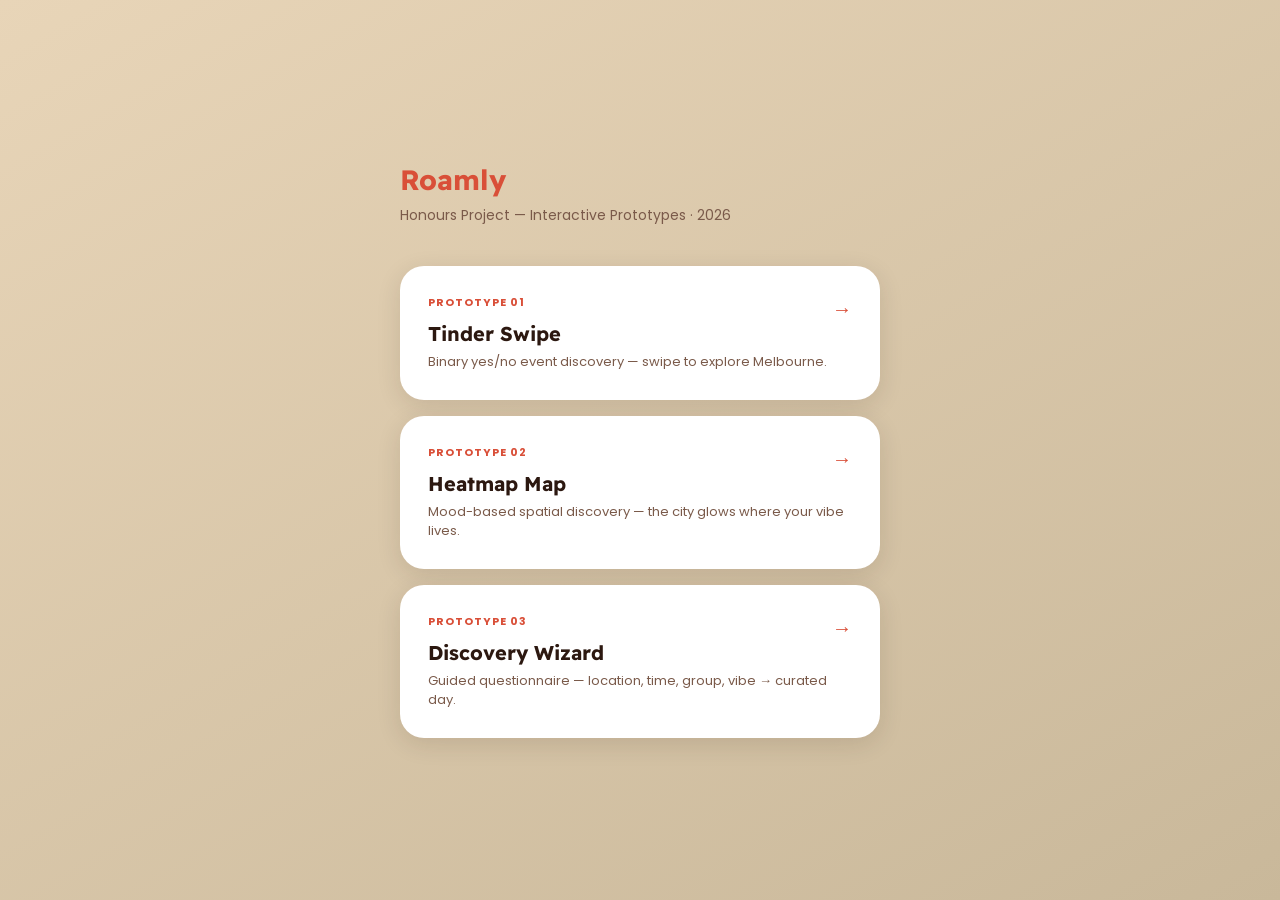
<file: index.html>
<!DOCTYPE html>
<html lang="en">
<head>
  <meta charset="UTF-8">
  <meta name="viewport" content="width=device-width, initial-scale=1.0">
  <title>Roamly — Honours Prototypes</title>
  <link href="https://fonts.googleapis.com/css2?family=Readex+Pro:wght@400;600;700&family=Poppins:wght@400;500&display=swap" rel="stylesheet">
  <style>
    :root { --terracotta:#D94F38; --cream:#F8EDD8; --dark:#2C1810; --mid:#7A5A4A; }
    * { box-sizing:border-box; margin:0; padding:0; }
    body { min-height:100vh; background:linear-gradient(150deg,#E8D5B8,#C9B89A); font-family:'Poppins',sans-serif; display:flex; align-items:center; justify-content:center; padding:40px 24px; }
    .container { max-width:480px; width:100%; }
    .wordmark { font-family:'Readex Pro',sans-serif; font-weight:700; font-size:28px; color:var(--terracotta); display:block; margin-bottom:8px; }
    .subtitle { font-size:14px; color:var(--mid); margin-bottom:40px; }
    .cards { display:flex; flex-direction:column; gap:16px; }
    .card { background:#fff; border-radius:24px; padding:28px; text-decoration:none; display:block; box-shadow:0 6px 24px rgba(44,24,16,0.12); transition:transform 0.15s ease; }
    .card:hover { transform:translateY(-3px); }
    .card-num { font-size:11px; font-weight:700; text-transform:uppercase; letter-spacing:1px; color:var(--terracotta); margin-bottom:10px; }
    .card-title { font-family:'Readex Pro',sans-serif; font-size:20px; font-weight:700; color:var(--dark); margin-bottom:6px; }
    .card-desc { font-size:13px; color:var(--mid); line-height:1.5; }
    .card-arrow { float:right; font-size:20px; color:var(--terracotta); }
  </style>
</head>
<body>
  <div class="container">
    <span class="wordmark">Roamly</span>
    <p class="subtitle">Honours Project — Interactive Prototypes · 2026</p>
    <div class="cards">
      <a class="card" href="tinder/Index.html">
        <span class="card-arrow">→</span>
        <p class="card-num">Prototype 01</p>
        <p class="card-title">Tinder Swipe</p>
        <p class="card-desc">Binary yes/no event discovery — swipe to explore Melbourne.</p>
      </a>
      <a class="card" href="map/index.html">
        <span class="card-arrow">→</span>
        <p class="card-num">Prototype 02</p>
        <p class="card-title">Heatmap Map</p>
        <p class="card-desc">Mood-based spatial discovery — the city glows where your vibe lives.</p>
      </a>
      <a class="card" href="discovery/index.html">
        <span class="card-arrow">→</span>
        <p class="card-num">Prototype 03</p>
        <p class="card-title">Discovery Wizard</p>
        <p class="card-desc">Guided questionnaire — location, time, group, vibe → curated day.</p>
      </a>
    </div>
  </div>
</body>
</html>
</file>
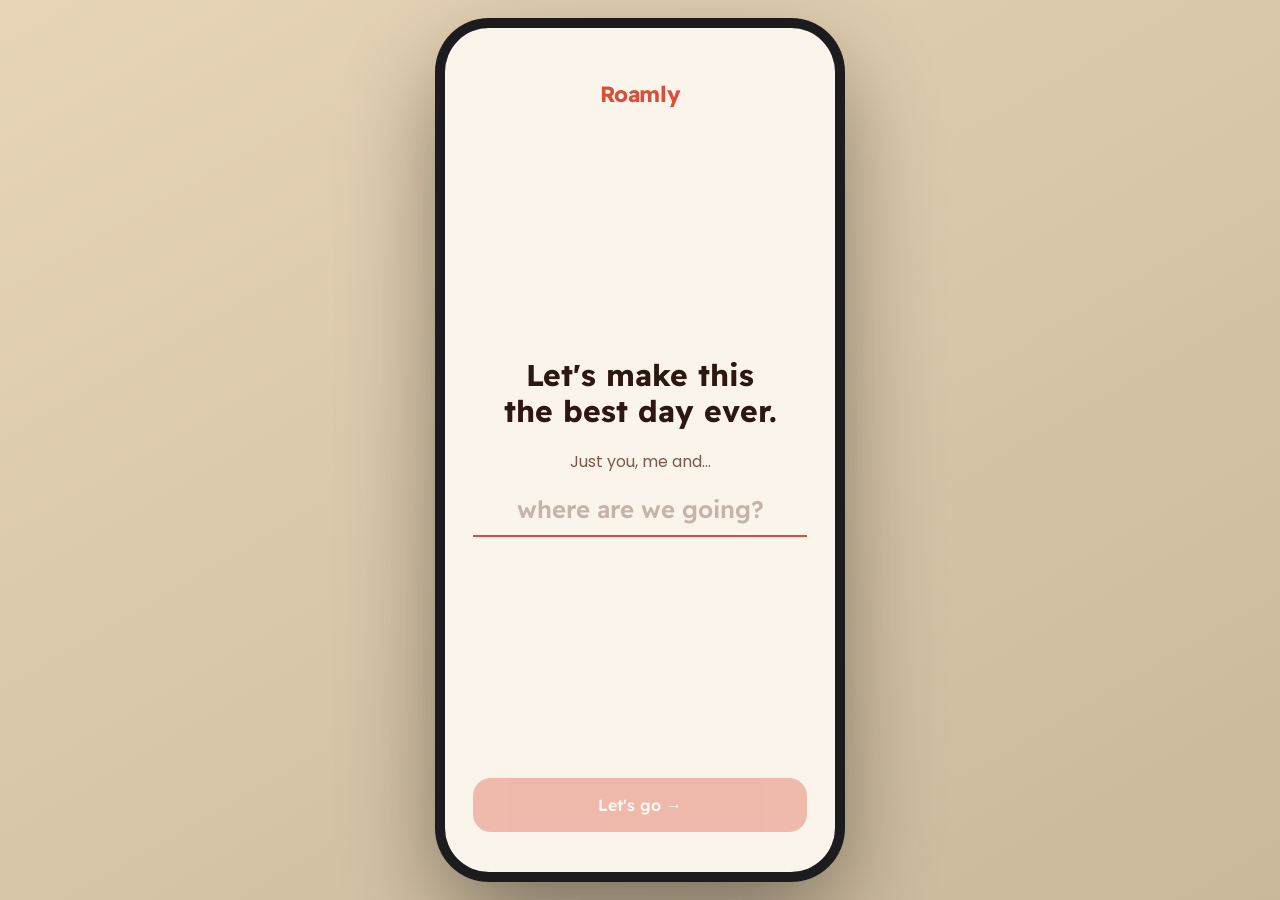
<file: discovery/index.html>
<!DOCTYPE html>
<html lang="en">
<head>
  <meta charset="UTF-8">
  <meta name="viewport" content="width=device-width, initial-scale=1.0, user-scalable=no">
  <title>Roamly — Discovery</title>
  <link href="https://fonts.googleapis.com/css2?family=Readex+Pro:wght@300;400;600;700&family=Poppins:wght@400;500;600&display=swap" rel="stylesheet">
  <link rel="stylesheet" href="style.css">
</head>
<body>
<div class="app-shell">

  <!-- ══════ SCREEN 1 — LANDING ══════ -->
  <div id="screen-landing" class="screen active">
    <div class="screen-inner centered">
      <span class="wordmark">Roamly</span>
      <div class="landing-content">
        <h1 class="landing-title">Let's make this<br>the best day ever.</h1>
        <p class="landing-sub">Just you, me and...</p>
        <div class="location-input-wrap">
          <input id="location-input" class="location-input" type="text"
                 placeholder="where are we going?" autocomplete="off" spellcheck="false">
        </div>
      </div>
      <button class="btn-next" id="btn-landing-next" disabled>Let's go →</button>
    </div>
  </div>

  <!-- ══════ SCREEN 2 — LOCATION CONFIRM ══════ -->
  <div id="screen-location" class="screen">
    <div class="screen-inner">
      <span class="wordmark">Roamly</span>
      <div class="confirm-copy">
        <p class="confirm-text">Fantastic! We're going to</p>
        <h2 class="confirm-place" id="confirm-place">Melbourne</h2>
      </div>
      <div class="collage" id="collage">
        <div class="collage-img large"  style="background-image:url('https://picsum.photos/seed/melb1/400/300')"></div>
        <div class="collage-img"        style="background-image:url('https://picsum.photos/seed/melb2/200/200')"></div>
        <div class="collage-img"        style="background-image:url('https://picsum.photos/seed/melb3/200/200')"></div>
        <div class="collage-img wide"   style="background-image:url('https://picsum.photos/seed/melb4/400/200')"></div>
        <div class="collage-img"        style="background-image:url('https://picsum.photos/seed/melb5/200/200')"></div>
      </div>
      <button class="btn-next" id="btn-location-next">Next →</button>
    </div>
  </div>

  <!-- ══════ SCREEN 3 — TIME PICKER ══════ -->
  <div id="screen-time" class="screen">
    <div class="screen-inner centered">
      <span class="wordmark">Roamly</span>
      <div class="question-copy">
        <h2 class="question-title">Let's kick it off at...</h2>
      </div>
      <div class="drum-wrap">
        <div class="drum-col">
          <button class="drum-btn" id="hr-up">▲</button>
          <div class="drum-display" id="hr-display">11</div>
          <button class="drum-btn" id="hr-down">▼</button>
        </div>
        <div class="drum-sep">:</div>
        <div class="drum-col">
          <button class="drum-btn" id="min-up">▲</button>
          <div class="drum-display" id="min-display">30</div>
          <button class="drum-btn" id="min-down">▼</button>
        </div>
        <div class="drum-col ampm-col">
          <button class="drum-btn" id="ampm-toggle">▲</button>
          <div class="drum-display ampm-display" id="ampm-display">AM</div>
          <button class="drum-btn" id="ampm-down-btn">▼</button>
        </div>
      </div>
      <button class="btn-next" id="btn-time-next">Next →</button>
    </div>
  </div>

  <!-- ══════ SCREEN 4 — WHO'S COMING ══════ -->
  <div id="screen-group" class="screen">
    <div class="screen-inner">
      <span class="wordmark">Roamly</span>
      <div class="question-copy">
        <p class="question-affirm" id="time-affirm">Perfect time!</p>
        <h2 class="question-title">Who's coming with?</h2>
      </div>
      <div class="group-grid">
        <button class="group-card" data-group="solo">
          <span class="group-icon">🧍</span>
          <span class="group-label">Solo</span>
        </button>
        <button class="group-card" data-group="duo">
          <span class="group-icon">👫</span>
          <span class="group-label">Duo</span>
        </button>
        <button class="group-card" data-group="family">
          <span class="group-icon">👨‍👩‍👧‍👦</span>
          <span class="group-label">Family</span>
        </button>
        <button class="group-card" data-group="group">
          <span class="group-icon">🎉</span>
          <span class="group-label">Big Group</span>
        </button>
      </div>
      <button class="btn-next" id="btn-group-next" disabled>Next →</button>
    </div>
  </div>

  <!-- ══════ SCREEN 5 — EMOTION / VIBE ══════ -->
  <div id="screen-emotion" class="screen">
    <div class="screen-inner centered">
      <span class="wordmark">Roamly</span>
      <div class="question-copy">
        <p class="question-affirm" id="group-affirm">I like your style!</p>
        <h2 class="question-title">Are you feeling...</h2>
      </div>
      <div class="vibe-row">
        <button class="vibe-card" data-vibe="zen">
          <span class="vibe-icon">🌿</span>
          <span class="vibe-label">Zen</span>
          <span class="vibe-sub">calm & easy</span>
        </button>
        <button class="vibe-card" data-vibe="mid">
          <span class="vibe-icon">✨</span>
          <span class="vibe-label">Mid</span>
          <span class="vibe-sub">bit of everything</span>
        </button>
        <button class="vibe-card" data-vibe="wild">
          <span class="vibe-icon">🔥</span>
          <span class="vibe-label">Wild</span>
          <span class="vibe-sub">full send</span>
        </button>
      </div>
      <button class="btn-next" id="btn-emotion-next" disabled>Next →</button>
    </div>
  </div>

  <!-- ══════ SCREEN 6 — CONFIRMATION ══════ -->
  <div id="screen-confirmation" class="screen">
    <div class="screen-inner centered">
      <span class="wordmark">Roamly</span>
      <div class="confirm-narrative">
        <p class="narrative-text" id="narrative-text">
          Woo-Hoo! We're headed into <span class="highlight" id="n-location">Melbourne</span>
          at <span class="highlight" id="n-time">11:30 AM</span>. Make sure
          <span class="highlight" id="n-group">you</span>
          is ready to go — full <span class="highlight" id="n-vibe">zen</span> mode.
        </p>
      </div>
      <button class="btn-next" id="btn-confirm-next">Find my day →</button>
    </div>
  </div>

  <!-- ══════ SCREEN 7 — LOADING ══════ -->
  <div id="screen-loading" class="screen">
    <div class="loading-bg" id="loading-bg"></div>
    <div class="loading-overlay"></div>
    <div class="loading-content">
      <span class="wordmark light">Roamly</span>
      <div class="typing-bubble">
        <span class="typing-dot"></span>
        <span class="typing-dot"></span>
        <span class="typing-dot"></span>
      </div>
      <p class="loading-text">Finding your perfect day...</p>
    </div>
  </div>

  <!-- ══════ SCREEN 8 — SUGGESTIONS ══════ -->
  <div id="screen-suggestions" class="screen">
    <div class="screen-inner">
      <span class="wordmark">Roamly</span>
      <h2 class="suggestions-title">Here we go...</h2>
      <div class="suggestions-list" id="suggestions-list">
        <!-- Cards generated by JS -->
      </div>
    </div>
  </div>

  <!-- ══════ SCREEN 9 — EXPANDED ══════ -->
  <div id="screen-expanded" class="screen">
    <button class="back-btn" id="btn-back-expanded">←</button>
    <div class="expanded-image" id="expanded-image"></div>
    <div class="expanded-content">
      <h2 class="expanded-name" id="expanded-name">The Corner Hotel</h2>
      <p class="expanded-meta" id="expanded-meta">Richmond · 4pm – Late</p>
      <p class="expanded-desc" id="expanded-desc">Melbourne's best mid-size live music venue.</p>

      <p class="sheet-question">Which day of your trip?</p>
      <div class="day-row" id="day-row-expanded"></div>

      <div class="expanded-actions">
        <button class="btn-save" id="btn-save-spot">Save to trip ✓</button>
        <button class="btn-map" id="btn-show-map">Show on map →</button>
      </div>
    </div>
  </div>

  <!-- ══════ SCREEN 10 — SAVED ══════ -->
  <div id="screen-saved" class="screen">
    <div class="screen-inner centered">
      <span class="wordmark">Roamly</span>
      <div class="saved-content">
        <div class="saved-tick">✓</div>
        <h2 class="saved-title">Saved to your<br><span class="highlight" id="saved-day">Saturday</span></h2>
        <div class="saved-image" id="saved-image"></div>
        <button class="btn-share">Share with your crew 🔗</button>
      </div>
      <button class="btn-next ghost" id="btn-go-again">Go again? →</button>
    </div>
  </div>

</div><!-- end .app-shell -->

<script src="script.js"></script>
</body>
</html>
</file>
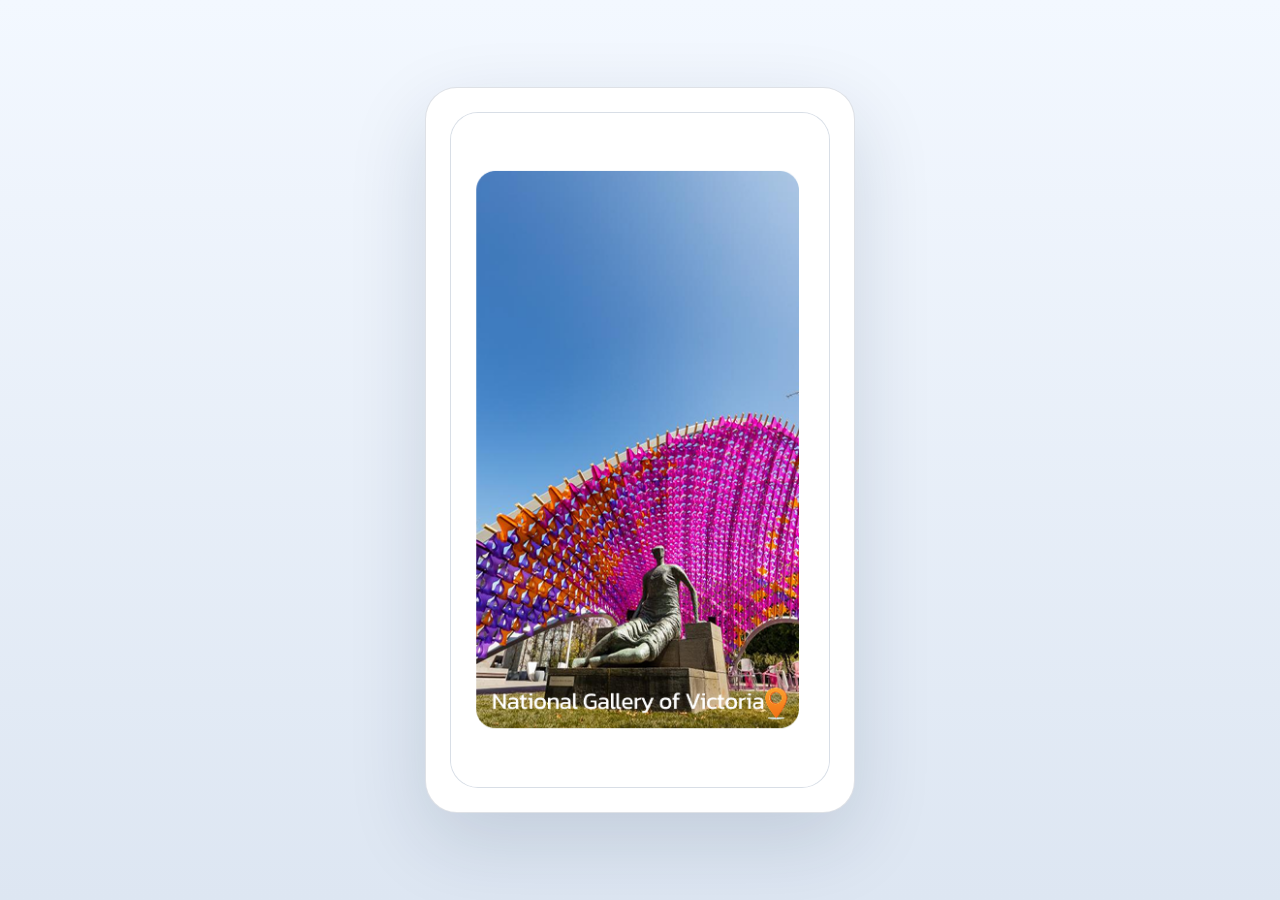
<file: tinder/Index.html>
<!DOCTYPE html>
<html lang="en">
<head>
  <meta charset="UTF-8">
  <meta name="viewport" content="width=device-width, initial-scale=1.0">
  <title>Travel Event Discovery</title>
  <link rel="stylesheet" href="style.css">
</head>
<body>
  <!-- Main app container simulating a mobile phone -->
  <div class="app-shell">
    <!-- Main screen area -->
    <main class="screen">
      <!-- Card frame for displaying event images -->
      <div class="card-frame" id="cardFrame">
        <img id="eventImage" class="card-image" alt="Travel event" src="assets/Wireframes/Event 1.png.png">
        <!-- Overlay for swipe feedback animations -->
        <div class="swipe-overlay" id="swipeOverlay">
          <img id="overlayImage" alt="Swipe feedback">
        </div>
      </div>

      <!-- Invisible tap zones for left (no) and right (yes) -->
      <div class="tap-zones">
        <button class="tap-zone left-zone" id="noZone" aria-label="No"></button>
        <button class="tap-zone right-zone" id="yesZone" aria-label="Yes"></button>
      </div>
    </main>
  </div>

  <script src="script.js"></script>
</body>
</html>
</file>
<file: discovery/style.css>
/* ═══════════════════════════════════════════
   ROAMLY — DISCOVERY PROTOTYPE  ·  style.css
   ═══════════════════════════════════════════ */

:root {
  --terracotta: #D94F38;
  --cream:      #F8EDD8;
  --orange:     #E88035;
  --brown:      #9E5230;
  --dark:       #2C1810;
  --mid:        #7A5A4A;
  --light:      #FAF4EA;
  --surface:    #FFFFFF;
  --shadow:     rgba(44, 24, 16, 0.10);
}

*, *::before, *::after { box-sizing: border-box; margin: 0; padding: 0; }
button { border: none; background: none; cursor: pointer; font-family: inherit; }

body {
  min-height: 100dvh;
  display: flex;
  align-items: center;
  justify-content: center;
  background: linear-gradient(150deg, #E8D5B8 0%, #C9B89A 100%);
  font-family: 'Poppins', system-ui, sans-serif;
  color: var(--dark);
  -webkit-font-smoothing: antialiased;
}

/* ── APP SHELL ──────────────────────────────── */
.app-shell {
  position: relative;
  width:  min(390px, 100vw);
  height: min(844px, 100dvh);
  background: var(--light);
  border-radius: 44px;
  box-shadow: 0 0 0 10px #1C1C1E, 0 40px 100px rgba(0,0,0,0.45);
  overflow: hidden;
}

/* ── SCREENS ────────────────────────────────── */
.screen {
  position: absolute;
  inset: 0;
  overflow: hidden;
  opacity: 0;
  pointer-events: none;
  transform: translateX(48px);
  transition: opacity 0.30s ease, transform 0.30s ease;
}
.screen.active {
  opacity: 1;
  pointer-events: all;
  transform: translateX(0);
}
.screen.slide-out {
  opacity: 0;
  transform: translateX(-48px);
}

/* ── SCREEN INNER ───────────────────────────── */
.screen-inner {
  display: flex;
  flex-direction: column;
  height: 100%;
  padding: 52px 28px 40px;
  overflow-y: auto;
  scrollbar-width: none;
}
.screen-inner::-webkit-scrollbar { display: none; }
.screen-inner.centered { align-items: center; justify-content: space-between; text-align: center; }

/* ── WORDMARK ───────────────────────────────── */
.wordmark {
  font-family: 'Readex Pro', sans-serif;
  font-weight: 700;
  font-size: 22px;
  color: var(--terracotta);
  letter-spacing: -0.4px;
  flex-shrink: 0;
  display: block;
  margin-bottom: 8px;
}
.wordmark.light { color: #fff; }

/* ── NEXT BUTTON ────────────────────────────── */
.btn-next {
  width: 100%;
  padding: 17px;
  background: var(--terracotta);
  color: #fff;
  font-family: 'Readex Pro', sans-serif;
  font-size: 16px;
  font-weight: 600;
  border-radius: 18px;
  margin-top: auto;
  transition: transform 0.14s ease, opacity 0.2s ease;
  flex-shrink: 0;
}
.btn-next:disabled { opacity: 0.35; pointer-events: none; }
.btn-next:active   { transform: scale(0.97); }
.btn-next.ghost {
  background: transparent;
  color: var(--terracotta);
  border: 2px solid var(--terracotta);
  margin-top: 12px;
}

/* ═══════════════════════════════════════════
   SCREEN 1 — LANDING
   ═══════════════════════════════════════════ */
.landing-content {
  flex: 1;
  display: flex;
  flex-direction: column;
  align-items: center;
  justify-content: center;
  gap: 20px;
  width: 100%;
}

.landing-title {
  font-family: 'Readex Pro', sans-serif;
  font-size: 30px;
  font-weight: 700;
  line-height: 1.2;
  color: var(--dark);
}

.landing-sub {
  font-size: 16px;
  color: var(--mid);
}

.location-input-wrap {
  width: 100%;
  border-bottom: 2.5px solid var(--terracotta);
  padding-bottom: 10px;
}

.location-input {
  width: 100%;
  background: none;
  border: none;
  outline: none;
  font-family: 'Readex Pro', sans-serif;
  font-size: 24px;
  font-weight: 600;
  color: var(--dark);
  text-align: center;
  caret-color: var(--terracotta);
}
.location-input::placeholder { color: #C5B5A8; }

/* ═══════════════════════════════════════════
   SCREEN 2 — LOCATION CONFIRM
   ═══════════════════════════════════════════ */
.confirm-copy { padding: 16px 0 20px; }

.confirm-text {
  font-size: 15px;
  color: var(--mid);
  margin-bottom: 4px;
}

.confirm-place {
  font-family: 'Readex Pro', sans-serif;
  font-size: 32px;
  font-weight: 700;
  color: var(--dark);
}

/* Photo collage grid */
.collage {
  display: grid;
  grid-template-columns: 2fr 1fr 1fr;
  grid-template-rows: 160px 120px;
  gap: 6px;
  border-radius: 20px;
  overflow: hidden;
  flex-shrink: 0;
}

.collage-img {
  background-size: cover;
  background-position: center;
}

.collage-img.large {
  grid-row: 1 / 3;
}

.collage-img.wide {
  grid-column: 2 / 4;
}

/* ═══════════════════════════════════════════
   SCREEN 3 — TIME PICKER
   ═══════════════════════════════════════════ */
.question-copy {
  width: 100%;
  text-align: center;
  padding: 16px 0 32px;
}

.question-affirm {
  font-size: 15px;
  color: var(--terracotta);
  font-weight: 600;
  margin-bottom: 8px;
}

.question-title {
  font-family: 'Readex Pro', sans-serif;
  font-size: 26px;
  font-weight: 700;
  color: var(--dark);
  line-height: 1.2;
}

/* Drum roll picker */
.drum-wrap {
  display: flex;
  align-items: center;
  gap: 8px;
  margin: 8px 0 32px;
}

.drum-col {
  display: flex;
  flex-direction: column;
  align-items: center;
  gap: 8px;
}

.drum-btn {
  width: 40px;
  height: 40px;
  font-size: 16px;
  color: var(--mid);
  border-radius: 10px;
  background: var(--surface);
  box-shadow: 0 2px 8px var(--shadow);
  transition: transform 0.12s ease;
  display: flex;
  align-items: center;
  justify-content: center;
}
.drum-btn:active { transform: scale(0.90); }

.drum-display {
  width: 90px;
  height: 90px;
  background: var(--surface);
  border-radius: 20px;
  box-shadow: 0 4px 20px var(--shadow);
  display: flex;
  align-items: center;
  justify-content: center;
  font-family: 'Readex Pro', sans-serif;
  font-size: 42px;
  font-weight: 700;
  color: var(--dark);
  transition: transform 0.12s ease;
}

.drum-display.bump { transform: scale(1.08); }

.ampm-col .drum-display.ampm-display {
  font-size: 22px;
  width: 70px;
}
.ampm-col .drum-btn { width: 70px; }

.drum-sep {
  font-family: 'Readex Pro', sans-serif;
  font-size: 42px;
  font-weight: 700;
  color: var(--mid);
  padding-bottom: 12px;
}

/* ═══════════════════════════════════════════
   SCREEN 4 — GROUP PICKER
   ═══════════════════════════════════════════ */
.group-grid {
  display: grid;
  grid-template-columns: 1fr 1fr;
  gap: 14px;
  margin: 8px 0 24px;
}

.group-card {
  aspect-ratio: 1;
  background: var(--surface);
  border: 2.5px solid #E8E0D5;
  border-radius: 22px;
  display: flex;
  flex-direction: column;
  align-items: center;
  justify-content: center;
  gap: 10px;
  box-shadow: 0 3px 12px var(--shadow);
  transition: all 0.16s ease;
}
.group-card.selected {
  border-color: var(--terracotta);
  background: #FFF4F2;
  transform: scale(1.03);
}
.group-card:active { transform: scale(0.95); }

.group-icon  { font-size: 40px; line-height: 1; }
.group-label {
  font-family: 'Readex Pro', sans-serif;
  font-size: 15px;
  font-weight: 600;
  color: var(--dark);
}

/* ═══════════════════════════════════════════
   SCREEN 5 — EMOTION / VIBE
   ═══════════════════════════════════════════ */
.vibe-row {
  display: flex;
  gap: 12px;
  width: 100%;
  margin: 8px 0 32px;
}

.vibe-card {
  flex: 1;
  aspect-ratio: 0.85;
  border-radius: 20px;
  display: flex;
  flex-direction: column;
  align-items: center;
  justify-content: center;
  gap: 8px;
  border: 2.5px solid #E8E0D5;
  background: var(--surface);
  box-shadow: 0 3px 12px var(--shadow);
  transition: all 0.16s ease;
}
.vibe-card.selected {
  transform: scale(1.04);
}
.vibe-card[data-vibe="zen"].selected  { border-color: #3A7D44; background: #F0FBF0; }
.vibe-card[data-vibe="mid"].selected  { border-color: var(--orange); background: #FFF8EE; }
.vibe-card[data-vibe="wild"].selected { border-color: var(--terracotta); background: #FFF2F0; }
.vibe-card:active { transform: scale(0.95); }

.vibe-icon  { font-size: 34px; line-height: 1; }
.vibe-label {
  font-family: 'Readex Pro', sans-serif;
  font-size: 16px;
  font-weight: 700;
  color: var(--dark);
}
.vibe-sub   { font-size: 10px; color: var(--mid); }

/* ═══════════════════════════════════════════
   SCREEN 6 — CONFIRMATION
   ═══════════════════════════════════════════ */
.confirm-narrative {
  flex: 1;
  display: flex;
  align-items: center;
  justify-content: center;
  padding: 24px 0;
}

.narrative-text {
  font-family: 'Readex Pro', sans-serif;
  font-size: 24px;
  font-weight: 400;
  line-height: 1.55;
  color: var(--dark);
  text-align: center;
}

.highlight {
  color: var(--terracotta);
  font-weight: 700;
}

/* ═══════════════════════════════════════════
   SCREEN 7 — LOADING
   ═══════════════════════════════════════════ */
#screen-loading { background: #111; }

.loading-bg {
  position: absolute;
  inset: 0;
  background-size: cover;
  background-position: center;
  transition: opacity 0.8s ease;
  opacity: 0.7;
}

.loading-overlay {
  position: absolute;
  inset: 0;
  background: linear-gradient(to top, rgba(0,0,0,0.75) 0%, rgba(0,0,0,0.2) 100%);
}

.loading-content {
  position: absolute;
  inset: 0;
  display: flex;
  flex-direction: column;
  align-items: center;
  justify-content: flex-end;
  padding: 52px 32px 80px;
  gap: 20px;
  z-index: 2;
}

.loading-text {
  color: rgba(255,255,255,0.85);
  font-size: 15px;
  font-weight: 500;
}

/* Typing dots animation */
.typing-bubble {
  background: rgba(255,255,255,0.15);
  backdrop-filter: blur(10px);
  border-radius: 20px;
  padding: 14px 22px;
  display: flex;
  gap: 8px;
  align-items: center;
}

.typing-dot {
  width: 10px;
  height: 10px;
  border-radius: 50%;
  background: #fff;
  animation: typingBounce 1.2s ease-in-out infinite;
}
.typing-dot:nth-child(2) { animation-delay: 0.2s; }
.typing-dot:nth-child(3) { animation-delay: 0.4s; }

@keyframes typingBounce {
  0%, 60%, 100% { transform: translateY(0); opacity: 0.5; }
  30%           { transform: translateY(-8px); opacity: 1; }
}

/* ═══════════════════════════════════════════
   SCREEN 8 — SUGGESTIONS
   ═══════════════════════════════════════════ */
.suggestions-title {
  font-family: 'Readex Pro', sans-serif;
  font-size: 26px;
  font-weight: 700;
  color: var(--dark);
  padding: 16px 0 20px;
}

.suggestions-list {
  display: flex;
  flex-direction: column;
  gap: 14px;
  flex: 1;
  overflow-y: auto;
  padding-bottom: 24px;
  scrollbar-width: none;
}
.suggestions-list::-webkit-scrollbar { display: none; }

.suggestion-card {
  border-radius: 20px;
  overflow: hidden;
  background: var(--surface);
  box-shadow: 0 4px 16px var(--shadow);
  cursor: pointer;
  transition: transform 0.15s ease;
  border: none;
  text-align: left;
  width: 100%;
}
.suggestion-card:active { transform: scale(0.98); }

.sug-image {
  width: 100%;
  height: 130px;
  background-size: cover;
  background-position: center;
}

.sug-body {
  padding: 14px 16px;
}

.sug-name {
  font-family: 'Readex Pro', sans-serif;
  font-size: 17px;
  font-weight: 700;
  color: var(--dark);
  margin-bottom: 4px;
}

.sug-meta {
  font-size: 12px;
  color: var(--mid);
}

/* ═══════════════════════════════════════════
   SCREEN 9 — EXPANDED
   ═══════════════════════════════════════════ */
.back-btn {
  position: absolute;
  top: 52px;
  left: 20px;
  z-index: 10;
  width: 40px;
  height: 40px;
  border-radius: 50%;
  background: rgba(255,255,255,0.9);
  backdrop-filter: blur(8px);
  font-size: 18px;
  display: flex;
  align-items: center;
  justify-content: center;
  box-shadow: 0 2px 10px rgba(0,0,0,0.15);
  color: var(--dark);
}

.expanded-image {
  width: 100%;
  height: 260px;
  background-size: cover;
  background-position: center;
  flex-shrink: 0;
}

.expanded-content {
  padding: 24px 24px 40px;
  overflow-y: auto;
  scrollbar-width: none;
  flex: 1;
}
.expanded-content::-webkit-scrollbar { display: none; }

.expanded-name {
  font-family: 'Readex Pro', sans-serif;
  font-size: 24px;
  font-weight: 700;
  color: var(--dark);
  margin-bottom: 6px;
}

.expanded-meta {
  font-size: 13px;
  color: var(--mid);
  margin-bottom: 14px;
}

.expanded-desc {
  font-size: 14px;
  line-height: 1.6;
  color: var(--dark);
  margin-bottom: 24px;
}

.sheet-question {
  font-size: 11px;
  font-weight: 600;
  color: var(--mid);
  text-transform: uppercase;
  letter-spacing: 1px;
  margin-bottom: 12px;
}

/* Day chips */
.day-row {
  display: flex;
  gap: 8px;
  overflow-x: auto;
  padding-bottom: 4px;
  margin-bottom: 24px;
  scrollbar-width: none;
}
.day-row::-webkit-scrollbar { display: none; }

.day-chip {
  flex-shrink: 0;
  display: flex;
  flex-direction: column;
  align-items: center;
  padding: 10px 12px;
  border-radius: 14px;
  border: 2px solid #E8E0D5;
  background: #FAFAFA;
  cursor: pointer;
  gap: 3px;
  transition: all 0.14s ease;
}
.day-chip.selected {
  border-color: var(--terracotta);
  background: var(--terracotta);
}
.chip-day  { font-size: 9px; font-weight: 700; text-transform: uppercase; letter-spacing: 0.6px; color: var(--mid); }
.chip-date { font-family: 'Readex Pro', sans-serif; font-size: 19px; font-weight: 700; color: var(--dark); }
.day-chip.selected .chip-day  { color: rgba(255,255,255,0.8); }
.day-chip.selected .chip-date { color: #fff; }

.expanded-actions {
  display: flex;
  flex-direction: column;
  gap: 12px;
}

.btn-save {
  width: 100%;
  padding: 16px;
  background: var(--terracotta);
  color: #fff;
  font-family: 'Readex Pro', sans-serif;
  font-size: 16px;
  font-weight: 600;
  border-radius: 16px;
  transition: transform 0.14s ease, background 0.2s ease;
}
.btn-save:active  { transform: scale(0.97); }
.btn-save.saved   { background: #3A7D44; }

.btn-map {
  width: 100%;
  padding: 14px;
  background: transparent;
  color: var(--terracotta);
  font-family: 'Readex Pro', sans-serif;
  font-size: 15px;
  font-weight: 600;
  border-radius: 16px;
  border: 2px solid var(--terracotta);
  transition: transform 0.14s ease;
}
.btn-map:active { transform: scale(0.97); }

/* ═══════════════════════════════════════════
   SCREEN 10 — SAVED
   ═══════════════════════════════════════════ */
.saved-content {
  display: flex;
  flex-direction: column;
  align-items: center;
  gap: 16px;
  flex: 1;
  justify-content: center;
  width: 100%;
}

.saved-tick {
  width: 72px;
  height: 72px;
  border-radius: 50%;
  background: #3A7D44;
  color: #fff;
  font-size: 32px;
  display: flex;
  align-items: center;
  justify-content: center;
  animation: popIn 0.4s cubic-bezier(0.34, 1.56, 0.64, 1);
}

@keyframes popIn {
  from { transform: scale(0); opacity: 0; }
  to   { transform: scale(1); opacity: 1; }
}

.saved-title {
  font-family: 'Readex Pro', sans-serif;
  font-size: 26px;
  font-weight: 700;
  color: var(--dark);
  text-align: center;
  line-height: 1.3;
}

.saved-image {
  width: 100%;
  height: 160px;
  border-radius: 18px;
  background-size: cover;
  background-position: center;
  box-shadow: 0 6px 24px var(--shadow);
}

.btn-share {
  width: 100%;
  padding: 14px;
  background: var(--cream);
  color: var(--brown);
  font-family: 'Readex Pro', sans-serif;
  font-size: 15px;
  font-weight: 600;
  border-radius: 16px;
  border: 2px solid var(--brown);
  transition: transform 0.14s ease;
}
.btn-share:active { transform: scale(0.97); }

#screen-expanded {
  display: flex;
  flex-direction: column;
}
</file>
<file: tinder/style.css>
:root {
  --bg: #eef3f9;
  --surface: #ffffff;
  --border: rgba(51, 72, 102, 0.16);
  --text: #1d2c45;
  --secondary: #6a7f9d;
}

* {
  box-sizing: border-box;
}

body {
  margin: 0;
  min-height: 100vh;
  display: flex;
  align-items: center;
  justify-content: center;
  font-family: Inter, system-ui, -apple-system, BlinkMacSystemFont, "Segoe UI", sans-serif;
  background: linear-gradient(180deg, #f3f8ff 0%, #dde6f2 100%);
  color: var(--text);
}

/* Main app shell simulating a mobile phone */
.app-shell {
  width: min(430px, calc(100vw - 32px));
  background: var(--surface);
  border: 1px solid var(--border);
  border-radius: 32px;
  box-shadow: 0 28px 80px rgba(15, 32, 63, 0.14);
  overflow: hidden;
}

/* Main screen area */
.screen {
  padding: 24px;
  position: relative;
}

/* Card frame for event images with enter animation */
.card-frame {
  position: relative;
  width: 100%;
  aspect-ratio: 9 / 16;
  background: #f8fbff;
  border: 1px solid var(--border);
  border-radius: 28px;
  overflow: hidden;
  display: flex;
  align-items: center;
  justify-content: center;
  transform: translateY(100%);
  opacity: 0;
  transition: transform 0.3s ease, opacity 0.3s ease;
}

.card-frame.active {
  transform: translateY(0);
  opacity: 1;
}

/* Event image styling */
.card-image {
  width: 100%;
  height: 100%;
  object-fit: cover;
  user-select: none;
  pointer-events: none;
}

/* Overlay for swipe feedback */
.swipe-overlay {
  position: absolute;
  inset: 0;
  opacity: 0;
  transition: opacity 0.2s ease;
}

.swipe-overlay.active {
  opacity: 1;
}

.swipe-overlay img {
  position: absolute;
  top: 50%;
  left: 50%;
  transform: translate(-50%, -50%);
  width: 90%;
  max-width: 380px;
  transition: transform 0.3s ease;
}

.swipe-overlay.left img {
  transform: translate(-50%, -50%) translateX(-200px) rotate(-20deg);
}

.swipe-overlay.right img {
  transform: translate(-50%, -50%) translateX(200px) rotate(20deg);
}

/* Tap zones for left and right clicks */
.tap-zones {
  position: absolute;
  inset: 0;
  display: flex;
}

.tap-zone {
  flex: 1;
  border: none;
  background: transparent;
  cursor: pointer;
}

@media (max-width: 380px) {
  .app-shell {
    border-radius: 24px;
  }
  .card-frame {
    border-radius: 22px;
  }
}
</file>
